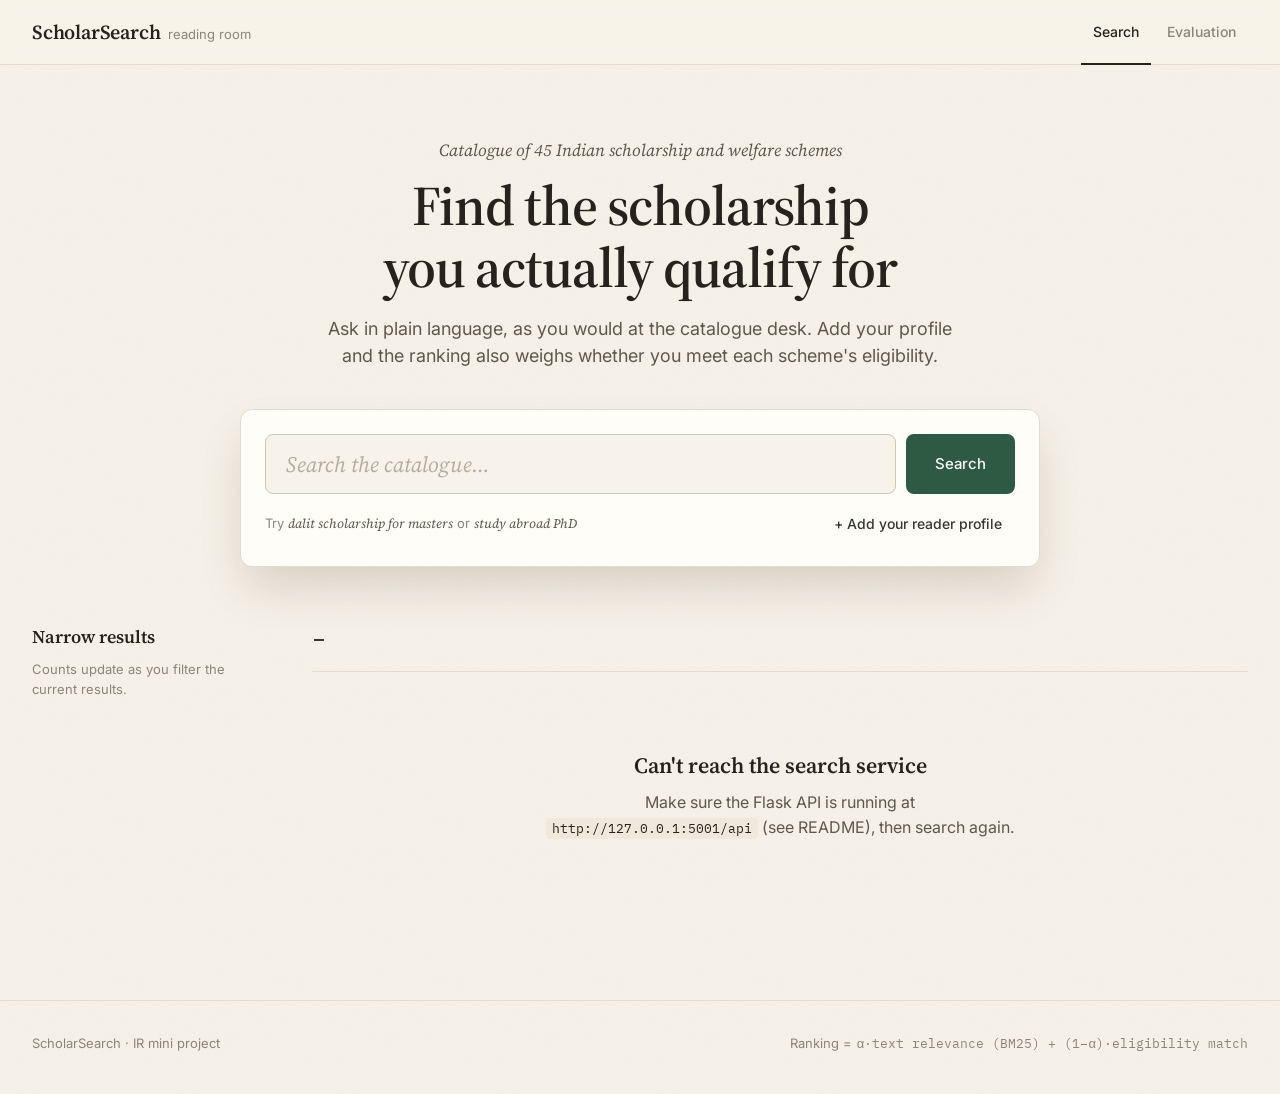
<file: frontend/index.html>
<!DOCTYPE html>
<html lang="en">
<head>
<meta charset="UTF-8" />
<meta name="viewport" content="width=device-width, initial-scale=1.0" />
<title>ScholarSearch — Find the scholarship you actually qualify for</title>
<meta name="description" content="Search Indian government and private scholarships in plain language, ranked by text relevance and by how well you meet each scheme's eligibility." />
<link rel="icon" href="data:image/svg+xml,%3Csvg xmlns='http://www.w3.org/2000/svg' viewBox='0 0 32 32'%3E%3Crect width='32' height='32' rx='6' fill='%232E5A44'/%3E%3Ctext x='16' y='23' text-anchor='middle' font-family='Georgia,serif' font-size='20' font-weight='600' fill='%23FBF9F4'%3ES%3C/text%3E%3C/svg%3E" />
<link rel="preconnect" href="https://fonts.googleapis.com">
<link rel="preconnect" href="https://fonts.gstatic.com" crossorigin>
<link href="https://fonts.googleapis.com/css2?family=Source+Serif+4:ital,opsz,wght@0,8..60,400;0,8..60,600;1,8..60,400&family=Inter:wght@400;500;600;800&family=IBM+Plex+Mono:wght@400;500&family=Special+Elite&display=swap" rel="stylesheet">
<link rel="stylesheet" href="styles.css">
<style>
  /* ---------- Catalog desk (search) ---------- */
  .desk {
    max-width: 800px;
    margin: 0 auto;
    padding: 24px;
    box-shadow: var(--e3);
  }
  .search-row { display: flex; gap: 10px; }
  .search-input {
    flex: 1;
    min-width: 0;
    height: 60px;
    padding: 0 20px;
    font-family: var(--font-serif);
    font-size: 22px;
    color: var(--ink);
    background: var(--paper);
    border: 1px solid var(--hairline-strong);
    border-radius: var(--r-md);
    transition: border-color var(--ease), box-shadow var(--ease);
  }
  .search-input::placeholder { color: var(--muted); font-style: italic; }
  .search-input:focus {
    outline: none;
    border-color: var(--accent);
    box-shadow: 0 0 0 1px var(--accent);
  }
  .search-row .btn { min-height: 60px; padding: 0 28px; font-size: 15px; }

  .desk-foot {
    display: flex;
    justify-content: space-between;
    align-items: center;
    gap: 8px 16px;
    flex-wrap: wrap;
    margin-top: 12px;
  }
  .desk-hint { font-size: 13px; color: var(--stone); margin: 0; }
  .desk-hint em { font-family: var(--font-serif); color: var(--slate); }

  .profile-panel {
    margin-top: 16px;
    padding-top: 16px;
    border-top: 1px solid var(--hairline-soft);
    display: grid;
    grid-template-columns: repeat(auto-fit, minmax(150px, 1fr));
    gap: 12px;
  }
  .profile-panel[hidden] { display: none; }
  .profile-note {
    grid-column: 1 / -1;
    font-size: 13px;
    color: var(--slate);
    margin: 0 0 4px;
  }
  .field label {
    display: block;
    font-size: 13px;
    font-weight: 500;
    color: var(--slate);
    margin-bottom: 4px;
  }
  .field select, .field input {
    width: 100%;
    height: 44px;
    padding: 0 12px;
    border: 1px solid var(--hairline-strong);
    border-radius: var(--r-md);
    font-family: var(--font-sans);
    font-size: 14px;
    color: var(--ink);
    background: var(--card);
  }
  .field select:focus, .field input:focus { outline: none; border-color: var(--accent); box-shadow: 0 0 0 1px var(--accent); }

  /* ---------- Results layout ---------- */
  .stacks {
    display: grid;
    grid-template-columns: 240px minmax(0, 1fr);
    gap: 40px;
    padding-block: 56px 96px;
    align-items: start;
  }

  /* Facets */
  .facets { position: sticky; top: 88px; }
  .facets-toggle { display: none; }
  .facets-head {
    display: flex;
    justify-content: space-between;
    align-items: baseline;
    margin-bottom: 8px;
  }
  .facets-head h2 { font-size: 18px; margin: 0; }
  .clear-btn {
    background: none;
    border: none;
    padding: 4px 0;
    font-family: var(--font-sans);
    font-size: 13px;
    font-weight: 500;
    color: var(--accent);
    cursor: pointer;
  }
  .clear-btn:hover { text-decoration: underline; text-underline-offset: 3px; }
  .clear-btn[hidden] { display: none; }
  .facet-scope { font-size: 13px; color: var(--stone); margin: 0 0 16px; }
  .facet-group { border: none; padding: 0; margin: 0 0 20px; }
  .facet-group legend {
    font-size: 13px;
    font-weight: 600;
    color: var(--charcoal);
    padding: 0;
    margin-bottom: 6px;
  }
  .facet-option {
    display: flex;
    align-items: center;
    gap: 10px;
    padding: 5px 6px;
    margin: 0 -6px;
    border-radius: var(--r-sm);
    font-size: 14px;
    color: var(--charcoal);
    cursor: pointer;
    transition: background-color var(--ease);
  }
  .facet-option:hover { background: var(--surface); }
  .facet-option input {
    width: 16px;
    height: 16px;
    margin: 0;
    accent-color: var(--accent);
    flex-shrink: 0;
  }
  .facet-option .facet-label { flex: 1; min-width: 0; }
  .facet-option .facet-count {
    font-family: var(--font-mono);
    font-variant-numeric: tabular-nums;
    font-size: 12px;
    color: var(--stone);
  }
  .facet-option.is-empty { color: var(--muted); cursor: default; }
  .facet-option.is-empty:hover { background: none; }
  .facet-option.is-empty .facet-count { color: var(--muted); }

  /* Results meta */
  .results-meta {
    display: flex;
    justify-content: space-between;
    align-items: baseline;
    gap: 4px 16px;
    flex-wrap: wrap;
    padding-bottom: 12px;
    margin-bottom: 20px;
    border-bottom: 1px solid var(--hairline);
    font-size: 14px;
    color: var(--slate);
  }
  .results-meta strong { color: var(--ink); font-weight: 600; }
  .ranking-mode { font-size: 13px; color: var(--stone); }
  .ranking-mode .mono { color: var(--slate); }

  /* Typewritten echo of the query */
  .echo {
    margin: 0 0 10px;
    font-family: 'Special Elite', var(--font-mono);
    font-size: 19px;
    line-height: 1.4;
    color: var(--charcoal);
    min-height: 1.4em;
    overflow-wrap: anywhere;
  }
  .echo-label { color: var(--stone); }
  .echo-caret {
    display: inline-block;
    width: 0.55em;
    height: 2px;
    margin-left: 2px;
    background: var(--charcoal);
    vertical-align: -2px;
    animation: caret 900ms steps(1) infinite;
  }
  .echo.is-done .echo-caret { animation: caret 900ms steps(1) 3 forwards; }
  @keyframes caret { 50% { opacity: 0; } }
  .stamp-hint { font-size: 13px; color: var(--stone); margin: -8px 0 20px; }
  .stamp-hint[hidden] { display: none; }

  /* ---------- Index cards (applications on the desk) ---------- */
  .index-card {
    position: relative;
    padding: 20px 24px 16px;
    margin-bottom: 18px;
    border-top-right-radius: 0;
    background-image: url("data:image/svg+xml,%3Csvg xmlns='http://www.w3.org/2000/svg' width='120' height='120'%3E%3Cfilter id='n'%3E%3CfeTurbulence type='fractalNoise' baseFrequency='1.1' numOctaves='2' stitchTiles='stitch'/%3E%3CfeColorMatrix values='0 0 0 0 0.4 0 0 0 0 0.32 0 0 0 0 0.2 0 0 0 0.05 0'/%3E%3C/filter%3E%3Crect width='100%25' height='100%25' filter='url(%23n)'/%3E%3C/svg%3E");
    box-shadow: var(--e1);
    transition: border-color var(--ease);
  }
  .index-card:hover { border-color: var(--hairline-strong); }

  /* Dog-eared corner: ::before cuts the corner back to the desk, ::after is the fold */
  .index-card::before,
  .index-card::after {
    content: '';
    position: absolute;
    top: -1px;
    right: -1px;
    width: 28px;
    height: 28px;
    pointer-events: none;
  }
  .index-card::before { background: linear-gradient(225deg, var(--paper) 50%, transparent 50%); }
  .index-card::after {
    background: linear-gradient(225deg, transparent 50%, #E2D8C3 50%, #F1EADC 85%);
    border-bottom-left-radius: 4px;
    filter: drop-shadow(-1px 2px 1.5px rgba(60, 45, 20, 0.16));
  }
  .index-card.is-loading::before, .index-card.is-loading::after { display: none; }
  .card-top {
    display: flex;
    justify-content: space-between;
    align-items: flex-start;
    gap: 16px;
    padding-bottom: 12px;
    margin-bottom: 14px;
    border-bottom: 1px solid var(--accent);
  }
  .call-number {
    display: inline-block;
    font-family: var(--font-mono);
    font-size: 12px;
    letter-spacing: 0.04em;
    color: var(--charcoal);
    background: var(--surface-soft);
    border: 1px solid var(--hairline);
    border-radius: var(--r-xs);
    padding: 2px 8px;
    margin-bottom: 10px;
  }
  .card-title { font-size: 22px; line-height: 1.3; margin: 0 0 2px; }
  .card-provider { font-size: 14px; color: var(--slate); margin: 0; }

  /* Wax seal: hybrid score, embossed */
  .seal-wrap { flex-shrink: 0; text-align: center; margin: 4px 14px 0 0; }
  .seal {
    position: relative;
    width: 66px;
    height: 66px;
    display: grid;
    place-items: center;
    border-radius: 50% 46% 52% 48% / 47% 53% 46% 52%;
    background:
      radial-gradient(circle at 34% 28%, rgba(255, 255, 255, 0.18) 0 12%, transparent 30%),
      radial-gradient(circle at 50% 50%, #3A6E53 0%, #2E5A44 55%, #1E3E2E 100%);
    box-shadow:
      inset 0 -3px 6px rgba(0, 0, 0, 0.28),
      inset 0 2px 3px rgba(255, 255, 255, 0.12),
      0 2px 3px rgba(40, 30, 15, 0.28),
      0 0 0 3px rgba(46, 90, 68, 0.12);
  }
  .seal::before {
    content: '';
    position: absolute;
    inset: 7px;
    border-radius: 50%;
    border: 1.5px solid rgba(0, 0, 0, 0.22);
    box-shadow: 0 1px 0 rgba(255, 255, 255, 0.12), inset 0 1px 0 rgba(255, 255, 255, 0.1);
  }
  .seal-num {
    position: relative;
    font-family: var(--font-serif);
    font-weight: 600;
    font-size: 22px;
    line-height: 1;
    color: #8FBFA3;
    text-shadow: -1px -1px 0 rgba(0, 0, 0, 0.55), 1px 1px 0 rgba(255, 255, 255, 0.28);
    font-variant-numeric: tabular-nums;
  }
  .seal-num small { font-size: 11px; margin-left: 1px; }
  .seal-label { display: block; margin-top: 4px; font-size: 11px; font-weight: 500; color: var(--stone); }

  /* Rubber stamp: decision from the real eligibility score */
  .card-body { position: relative; }
  .rubber-stamp {
    --stamp: var(--accent);
    position: absolute;
    top: 50%;
    margin-top: -24px;
    right: calc(28px + var(--dx, 0px));
    z-index: 2;
    pointer-events: none;
    padding: 7px 16px 6px;
    border: 3px solid var(--stamp);
    border-radius: 7px;
    outline: 1.5px solid var(--stamp);
    outline-offset: 3px;
    color: var(--stamp);
    font-family: var(--font-sans);
    font-weight: 800;
    font-size: 22px;
    line-height: 1;
    letter-spacing: 0.14em;
    text-transform: uppercase;
    transform: rotate(var(--rot, -6deg));
    filter: url(#stamp-ink);
    mix-blend-mode: multiply;
    opacity: 0.88;
  }
  .rubber-stamp.is-partial { --stamp: var(--warning); }
  .rubber-stamp.is-ineligible { --stamp: var(--error); }

  .index-card .card-top, .index-card .card-desc, .index-card .chips, .index-card .card-foot, .index-card .why { transition: opacity 400ms ease; }
  .index-card.is-ineligible :is(.card-top, .card-desc, .chips, .card-foot, .why) { opacity: 0.55; }

  /* Stamp-office motion (only applied when motion is allowed, see JS) */
  .await-land, .await-stamp { opacity: 0; }
  .index-card.land { animation: land 520ms cubic-bezier(0.2, 0.8, 0.25, 1) both; }
  @keyframes land {
    from { opacity: 0; transform: translate(var(--lx, 0px), -32px) rotate(var(--lr, 2deg)); }
    60%  { opacity: 1; transform: translate(0, 2px) rotate(calc(var(--lr, 2deg) * -0.25)); }
    to   { opacity: 1; transform: none; }
  }
  .rubber-stamp.press { animation: press 420ms cubic-bezier(0.3, 0.7, 0.4, 1) both; }
  @keyframes press {
    0%   { opacity: 0;    transform: rotate(var(--rot)) scale(2.4); }
    55%  { opacity: 0.92; transform: rotate(var(--rot)) scale(0.9); }
    78%  { transform: rotate(var(--rot)) scale(1.05); }
    100% { opacity: 0.88; transform: rotate(var(--rot)) scale(1); }
  }
  .index-card.thump { animation: thump 220ms ease-out; }
  @keyframes thump {
    40% { transform: translateY(2px) scale(0.996); }
  }
  @media (prefers-reduced-motion: reduce) {
    .await-land, .await-stamp { opacity: 1 !important; }
    .index-card.land, .rubber-stamp.press, .index-card.thump { animation: none !important; }
    .echo-caret { animation: none; }
  }

  .card-desc { font-size: 15px; color: var(--charcoal); margin: 0 0 14px; max-width: 72ch; }
  .card-desc mark {
    background: var(--accent-tint);
    color: var(--ink);
    padding: 0 2px;
    border-radius: 2px;
    box-shadow: inset 0 -1px 0 var(--accent);
  }

  .chips { display: flex; flex-wrap: wrap; gap: 6px; margin-bottom: 14px; }
  .chip {
    font-size: 12px;
    font-weight: 500;
    padding: 2px 8px;
    border-radius: var(--r-xs);
    background: var(--surface);
    color: var(--slate);
  }
  .chip.chip-accent { background: var(--accent-tint); color: var(--accent); }

  .card-foot {
    display: flex;
    justify-content: space-between;
    align-items: center;
    gap: 8px 16px;
    flex-wrap: wrap;
    padding-top: 12px;
    border-top: 1px dashed var(--hairline);
  }
  .benefit { font-family: var(--font-mono); font-size: 13px; color: var(--charcoal); }
  .card-actions { display: flex; align-items: center; gap: 8px 16px; flex-wrap: wrap; }
  .why-toggle .chev { display: inline-block; transition: transform var(--ease); }
  .why-toggle[aria-expanded="true"] .chev { transform: rotate(90deg); }

  /* "Why this result?" */
  .why {
    margin-top: 14px;
    padding: 16px;
    background: var(--surface-soft);
    border-radius: var(--r-md);
  }
  .why[hidden] { display: none; }
  .why-row {
    display: grid;
    grid-template-columns: 200px minmax(0, 1fr) 52px;
    align-items: center;
    gap: 12px;
    margin-bottom: 10px;
    font-size: 13px;
    color: var(--charcoal);
  }
  .why-row .why-label small { display: block; color: var(--stone); font-size: 12px; }
  .why-track { display: block; height: 8px; background: var(--hairline-soft); border-radius: var(--r-xs); overflow: hidden; }
  .why-fill { display: block; height: 100%; background: var(--slate); border-radius: var(--r-xs); }
  .why-row.is-final .why-fill { background: var(--accent); }
  .why-row.is-final { font-weight: 600; color: var(--ink); }
  .why-row.is-na .why-track { background: repeating-linear-gradient(-45deg, var(--hairline-soft) 0 4px, transparent 4px 8px); }
  .why-value { font-family: var(--font-mono); font-variant-numeric: tabular-nums; text-align: right; }
  .why-row.is-na .why-value { color: var(--stone); }
  .why-formula {
    margin: 12px 0 0;
    padding-top: 10px;
    border-top: 1px solid var(--hairline);
    font-size: 12.5px;
    color: var(--slate);
  }
  .why-formula .mono { color: var(--charcoal); }

  /* Skeleton card */
  .index-card.is-loading .card-top { border-bottom-color: var(--hairline); }
  .sk-line { height: 12px; margin-bottom: 10px; }

  @media (max-width: 1023px) {
    .stacks { grid-template-columns: 1fr; gap: 24px; padding-block-start: 40px; }
    .facets { position: static; }
    .facets-toggle { display: inline-flex; width: 100%; justify-content: space-between; }
    .facets-body {
      margin-top: 12px;
      padding: 16px;
      background: var(--card);
      border: 1px solid var(--hairline);
      border-radius: var(--r-lg);
      display: grid;
      grid-template-columns: repeat(auto-fit, minmax(180px, 1fr));
      gap: 0 24px;
    }
    .facets-body[hidden] { display: none; }
    .facets-body .facets-head, .facets-body .facet-scope { grid-column: 1 / -1; }
  }
  @media (max-width: 767px) {
    .desk { padding: 16px; }
    .search-input { height: 52px; font-size: 18px; padding: 0 14px; }
    .search-row .btn { min-height: 52px; padding: 0 18px; }
    .index-card { padding: 16px 16px 12px; }
    .card-title { font-size: 19px; }
    .seal-wrap { margin-right: 10px; }
    .seal { width: 54px; height: 54px; }
    .seal::before { inset: 6px; }
    .seal-num { font-size: 18px; }
    /* No spare column on phones: the stamp gets its own row instead of covering text */
    .card-body { display: flex; flex-direction: column; }
    .rubber-stamp {
      position: relative;
      top: auto;
      right: auto;
      align-self: flex-end;
      margin: 0 calc(10px + var(--dx, 0px) / 2) 16px 0;
      font-size: 16px;
      padding: 6px 11px 5px;
      border-width: 2.5px;
    }
    .echo { font-size: 16px; }
    .why-row { grid-template-columns: minmax(0, 1fr) 52px; gap: 4px 12px; }
    .why-row .why-label { grid-column: 1 / -1; }
  }
</style>
</head>
<body>
<a class="skip-link" href="#results">Skip to results</a>

<!-- Rubber-stamp ink: warped edges + speckled, uneven fill -->
<svg width="0" height="0" style="position:absolute" aria-hidden="true" focusable="false">
  <filter id="stamp-ink" x="-10%" y="-20%" width="120%" height="140%">
    <feTurbulence type="fractalNoise" baseFrequency="0.05" numOctaves="2" seed="7" result="warp" />
    <feDisplacementMap in="SourceGraphic" in2="warp" scale="3.5" xChannelSelector="R" yChannelSelector="G" result="rough" />
    <feTurbulence type="fractalNoise" baseFrequency="0.75" numOctaves="2" seed="3" result="grain" />
    <feColorMatrix in="grain" type="matrix" values="0 0 0 0 0  0 0 0 0 0  0 0 0 0 0  0 0 0 -2.4 2.15" result="speckle" />
    <feComposite in="rough" in2="speckle" operator="in" />
  </filter>
</svg>

<nav class="topnav" aria-label="Main">
  <div class="container">
    <a class="wordmark" href="index.html">ScholarSearch <span class="wordmark-note">reading room</span></a>
    <div class="navlinks">
      <a href="index.html" aria-current="page">Search</a>
      <a href="evaluation.html">Evaluation</a>
    </div>
  </div>
</nav>

<header class="container page-head">
  <p class="kicker">Catalogue of 45 Indian scholarship and welfare schemes</p>
  <h1 class="display">Find the scholarship you actually qualify for</h1>
  <p class="subtitle">Ask in plain language, as you would at the catalogue desk. Add your profile and the ranking also weighs whether you meet each scheme's eligibility.</p>
</header>

<section class="container" aria-label="Search">
  <div class="card desk">
    <form class="search-row" id="searchForm" role="search">
      <label for="queryInput" class="visually-hidden">Search the catalogue</label>
      <input class="search-input" type="text" id="queryInput" autocomplete="off" placeholder="Search the catalogue…" />
      <button class="btn btn-primary" id="searchBtn" type="submit">Search</button>
    </form>
    <div class="desk-foot">
      <p class="desk-hint">Try <em>dalit scholarship for masters</em> or <em>study abroad PhD</em></p>
      <button class="btn btn-ghost" id="toggleProfile" type="button" aria-expanded="false" aria-controls="profilePanel">+ Add your reader profile</button>
    </div>
    <div class="profile-panel" id="profilePanel" hidden>
      <p class="profile-note">Your profile re-ranks results by eligibility. Schemes restricted to a different gender or category score 0%.</p>
      <div class="field">
        <label for="p_category">Category</label>
        <select id="p_category">
          <option value="">Any</option>
          <option>General</option><option>OBC</option><option>SC</option><option>ST</option>
          <option>EWS</option><option>Minority</option><option>PWD</option>
        </select>
      </div>
      <div class="field">
        <label for="p_gender">Gender</label>
        <select id="p_gender">
          <option value="">Any</option><option>Female</option><option>Male</option>
        </select>
      </div>
      <div class="field">
        <label for="p_state">State</label>
        <select id="p_state">
          <option value="">Any</option><option>Maharashtra</option><option>All India</option>
        </select>
      </div>
      <div class="field">
        <label for="p_level">Level</label>
        <select id="p_level">
          <option value="">Any</option><option>School</option><option>UG</option><option>PG</option>
          <option>PhD</option><option>Diploma</option><option>Study Abroad</option>
        </select>
      </div>
      <div class="field">
        <label for="p_income">Family income (₹/yr)</label>
        <input type="number" id="p_income" inputmode="numeric" placeholder="e.g. 250000" />
      </div>
      <div class="field">
        <label for="p_percentage">Marks (%)</label>
        <input type="number" id="p_percentage" inputmode="decimal" placeholder="e.g. 75" />
      </div>
    </div>
  </div>
</section>

<main class="container stacks">
  <aside class="facets" aria-label="Filter results">
    <button class="btn btn-secondary facets-toggle" id="facetsToggle" type="button" aria-expanded="false" aria-controls="facetsBody">
      <span>Filter results</span><span id="facetsToggleCount" class="mono"></span>
    </button>
    <div class="facets-body" id="facetsBody">
      <div class="facets-head">
        <h2>Narrow results</h2>
        <button class="clear-btn" id="clearFacets" type="button" hidden>Clear all</button>
      </div>
      <p class="facet-scope">Counts update as you filter the current results.</p>
      <div id="facetGroups"></div>
    </div>
  </aside>

  <section aria-labelledby="resultsHeading">
    <h2 id="resultsHeading" class="visually-hidden">Results</h2>
    <p class="echo" id="echo"><span class="visually-hidden" id="echoFull"></span><span aria-hidden="true"><span class="echo-label" id="echoLabel"></span><span id="echoTyped"></span><span class="echo-caret"></span></span></p>
    <div class="results-meta" aria-live="polite">
      <span id="resultCount">Loading…</span>
      <span class="ranking-mode" id="rankingMode"></span>
    </div>
    <p class="stamp-hint" id="stampHint" hidden>Add your reader profile and each application gets stamped with your eligibility.</p>
    <div id="results" tabindex="-1"></div>
  </section>
</main>

<footer class="site-footer">
  <div class="container">
    <span>ScholarSearch · IR mini project</span>
    <span>Ranking = <span class="mono">α·text relevance (BM25) + (1−α)·eligibility match</span></span>
  </div>
</footer>

<script>
const API_BASE = 'http://127.0.0.1:5001/api';

const el = id => document.getElementById(id);
const resultsEl = el('results');
const resultCountEl = el('resultCount');
const rankingModeEl = el('rankingMode');

let lastData = null;
const activeFacets = { category: new Set(), level: new Set(), gender: new Set(), state: new Set() };

// ---------- helpers ----------
function escapeHtml(s) {
  return String(s ?? '').replace(/[&<>"']/g, c => ({ '&': '&amp;', '<': '&lt;', '>': '&gt;', '"': '&quot;', "'": '&#39;' }[c]));
}

const STOPWORDS = new Set('a an and are as at be by for from in into is of on or the to with my i me am who students student'.split(' '));

// Same normalisation as the backend's preprocess_query(): strip punctuation, lowercase.
function queryTerms(query) {
  return [...new Set(
    query.toLowerCase().replace(/[^\w\s]/g, ' ').split(/\s+/)
      .filter(t => t.length > 1 && !STOPWORDS.has(t))
  )];
}

// Whole-word matches only, mirroring how FTS5 tokens match (no stemming).
function highlight(text, terms) {
  const safe = escapeHtml(text);
  if (!terms.length) return safe;
  const pattern = new RegExp(`\\b(${terms.map(t => t.replace(/[.*+?^${}()|[\]\\]/g, '\\$&')).join('|')})\\b`, 'gi');
  return safe.replace(pattern, '<mark>$1</mark>');
}

// ---------- call numbers ----------
const CAT_CODES = { general: 'GEN', ews: 'EWS', minority: 'MIN', obc: 'OBC', pwd: 'PWD', sc: 'SC', st: 'ST' };
function levelCode(level) {
  const l = (level || '').toLowerCase();
  if (l.includes('abroad')) return 'ABR';
  if (/^school/.test(l)) return 'SCH';
  if (/^post-matric/.test(l)) return 'PMS';
  if (/^m\.phil|^phd/.test(l)) return 'PHD';
  if (/^pg/.test(l)) return 'PG';
  if (/^diploma/.test(l)) return 'DIP';
  if (/^professional/.test(l)) return 'PRF';
  if (/^ug/.test(l)) return 'UG';
  return 'GEN';
}
function callNumber(s) {
  const cat = splitList(s.category).map(c => CAT_CODES[c.toLowerCase()] || c.toUpperCase()).join('/');
  return `${cat} ${levelCode(s.level)} · ${String(s.scheme_id).padStart(3, '0')}`;
}

// ---------- facets (client-side, over the current results only) ----------
function splitList(v) { return String(v || '').split(/[\/,]/).map(x => x.trim()).filter(Boolean); }

const LEVEL_BUCKETS = [
  ['School', /school|class/i],
  ['Post-matric', /post-matric/i],
  ['Diploma', /diploma/i],
  ['Undergraduate', /\bug\b/i],
  ['Postgraduate', /\bpg\b|masters/i],
  ['PhD / research', /phd|m\.phil/i],
  ['Professional', /professional/i],
  ['Study abroad', /abroad/i],
];

const FACETS = [
  { key: 'category', label: 'Category', values: s => splitList(s.category) },
  { key: 'level', label: 'Level', values: s => LEVEL_BUCKETS.filter(([, re]) => re.test(s.level || '')).map(([name]) => name) },
  { key: 'gender', label: 'Open to', values: s => [s.gender === 'Female' ? 'Women only' : 'All genders'] },
  { key: 'state', label: 'Region', values: s => [s.state || 'Unspecified'] },
];

function passes(s, exceptKey) {
  return FACETS.every(f => {
    if (f.key === exceptKey) return true;
    const sel = activeFacets[f.key];
    return sel.size === 0 || f.values(s).some(v => sel.has(v));
  });
}

function renderFacets(results) {
  const groupsHtml = FACETS.map(f => {
    const counts = new Map();
    // Every value present in the full result set, so options don't vanish as you filter
    results.forEach(s => f.values(s).forEach(v => { if (!counts.has(v)) counts.set(v, 0); }));
    results.filter(s => passes(s, f.key)).forEach(s => f.values(s).forEach(v => counts.set(v, counts.get(v) + 1)));
    activeFacets[f.key].forEach(v => { if (!counts.has(v)) counts.set(v, 0); });
    if (!counts.size) return '';
    const order = f.key === 'level' ? LEVEL_BUCKETS.map(([n]) => n) : null;
    const entries = [...counts.entries()].sort((a, b) =>
      order ? order.indexOf(a[0]) - order.indexOf(b[0]) : (b[1] - a[1]) || a[0].localeCompare(b[0]));
    return `
      <fieldset class="facet-group">
        <legend>${f.label}</legend>
        ${entries.map(([v, n]) => {
          const checked = activeFacets[f.key].has(v);
          const empty = n === 0 && !checked;
          return `
            <label class="facet-option${empty ? ' is-empty' : ''}">
              <input type="checkbox" data-facet="${f.key}" value="${escapeHtml(v)}"${checked ? ' checked' : ''}${empty ? ' disabled' : ''}>
              <span class="facet-label">${escapeHtml(v)}</span>
              <span class="facet-count">${n}</span>
            </label>`;
        }).join('')}
      </fieldset>`;
  }).join('');
  el('facetGroups').innerHTML = groupsHtml;

  const activeCount = Object.values(activeFacets).reduce((n, set) => n + set.size, 0);
  el('clearFacets').hidden = activeCount === 0;
  el('facetsToggleCount').textContent = activeCount ? `${activeCount} active` : '';
}

el('facetGroups').addEventListener('change', e => {
  const box = e.target.closest('input[data-facet]');
  if (!box) return;
  const set = activeFacets[box.dataset.facet];
  box.checked ? set.add(box.value) : set.delete(box.value);
  if (lastData) renderResults(lastData);
});

el('clearFacets').addEventListener('click', () => {
  Object.values(activeFacets).forEach(set => set.clear());
  if (lastData) renderResults(lastData);
});

el('facetsToggle').addEventListener('click', () => {
  const body = el('facetsBody');
  body.hidden = !body.hidden;
  el('facetsToggle').setAttribute('aria-expanded', String(!body.hidden));
});

// Facets start collapsed on narrow screens, open on wide ones
const narrowMq = window.matchMedia('(max-width: 1023px)');
function syncFacetsLayout() {
  el('facetsBody').hidden = narrowMq.matches && el('facetsToggle').getAttribute('aria-expanded') !== 'true';
}
narrowMq.addEventListener('change', syncFacetsLayout);
syncFacetsLayout();

// ---------- profile ----------
el('toggleProfile').addEventListener('click', () => {
  const panel = el('profilePanel');
  panel.hidden = !panel.hidden;
  el('toggleProfile').setAttribute('aria-expanded', String(!panel.hidden));
  el('toggleProfile').textContent = panel.hidden ? '+ Add your reader profile' : '− Hide profile';
});

function getProfile() {
  const profile = {};
  const cat = el('p_category').value; if (cat) profile.category = cat;
  const gender = el('p_gender').value; if (gender) profile.gender = gender;
  const state = el('p_state').value; if (state) profile.state = state;
  const level = el('p_level').value; if (level) profile.level = level;
  const income = el('p_income').value; if (income) profile.income = parseInt(income, 10);
  const pct = el('p_percentage').value; if (pct) profile.percentage = parseFloat(pct);
  return profile;
}

// ---------- rendering ----------
const fmt = v => Number(v).toFixed(3);

function whyRow(label, sub, value, { na = false, final = false } = {}) {
  const width = na ? 100 : Math.max(0, Math.min(1, value)) * 100;
  return `
    <div class="why-row${na ? ' is-na' : ''}${final ? ' is-final' : ''}">
      <span class="why-label">${label}${sub ? `<small>${sub}</small>` : ''}</span>
      <span class="why-track"><span class="why-fill" style="width:${na ? 0 : width}%"></span></span>
      <span class="why-value">${na ? 'n/a' : fmt(value)}</span>
    </div>`;
}

function whyPanel(s, data, id) {
  const textNa = !data.query;
  const eligNa = !data.profile_applied;
  const disqualified = data.profile_applied && s.eligibility_score === 0;
  const a = data.alpha;
  let formula;
  if (disqualified) {
    formula = `Your profile is outside this scheme's gender or category restriction, so the hybrid score is set to <span class="mono">0</span> regardless of text relevance.`;
  } else if (textNa && eligNa) {
    formula = `No query or profile given, so every scheme gets the same neutral score.`;
  } else {
    formula = `Hybrid = <span class="mono">${a}</span> × text + <span class="mono">${+(1 - a).toFixed(2)}</span> × eligibility` +
      (textNa ? ` (no query, so text is a neutral 0.5)` : '') +
      (eligNa ? ` (no profile, so eligibility doesn't count)` : '');
  }
  return `
    <div class="why" id="${id}" hidden>
      ${whyRow('Text relevance', 'BM25, normalised within these results', s.text_score, { na: textNa })}
      ${whyRow('Eligibility match', 'Your profile vs. the scheme’s rules', s.eligibility_score, { na: eligNa })}
      ${whyRow('Hybrid score', 'What the ranking uses', s.match_score, { final: true })}
      <p class="why-formula">${formula}</p>
    </div>`;
}

// ---------- stamp office ----------
// The decision comes only from the eligibility_score the API returned.
// No profile means no eligibility was judged, so no stamp at all.
const SOFT_FIELDS = ['state', 'level', 'income', 'percentage'];
function stampDecision(s, data, profile) {
  if (!data.profile_applied) return null;
  const e = s.eligibility_score;
  if (e === 0) return 'ineligible';
  if (e === 1) return 'eligible';
  // eligibility_match() returns a neutral 0.5 when the profile gives only
  // gender/category (the hard checks) and the scheme passed them.
  const softGiven = SOFT_FIELDS.some(f => profile && profile[f] !== undefined);
  if (e === 0.5 && !softGiven) return 'eligible';
  return 'partial';
}

// Stable pseudo-random per scheme, so a card keeps its tilt across re-renders
function jitter(id, salt) {
  const x = Math.sin(id * 12.9898 + salt * 78.233) * 43758.5453;
  return x - Math.floor(x);
}

function sealHtml(s) {
  const pct = Math.round(s.match_score * 100);
  return `
    <div class="seal-wrap">
      <div class="seal" role="img" aria-label="Hybrid score ${pct} percent">
        <span class="seal-num">${pct}<small>%</small></span>
      </div>
      <span class="seal-label">hybrid</span>
    </div>`;
}

function rubberStampHtml(decision, s) {
  if (!decision) return '';
  const label = { eligible: 'Eligible', partial: 'Partial', ineligible: 'Ineligible' }[decision];
  return `<div class="rubber-stamp is-${decision}" role="img" aria-label="Stamped ${label}, eligibility ${fmt(s.eligibility_score)}" title="Eligibility match ${fmt(s.eligibility_score)}">${label}</div>`;
}

const reduceMotion = window.matchMedia('(prefers-reduced-motion: reduce)');
const LAND_MS = 520, LAND_GAP = 90, STAMP_GAP = 260, IMPACT_MS = 230;
let animTimers = [];
let animObserver = null;

function later(fn, ms) { animTimers.push(setTimeout(fn, Math.max(0, ms))); }
function cancelAnimations() {
  animTimers.forEach(clearTimeout);
  animTimers = [];
  if (animObserver) { animObserver.disconnect(); animObserver = null; }
}

function settleCard(card) {
  card.classList.remove('await-land', 'land', 'thump');
  card.querySelector('.rubber-stamp')?.classList.remove('await-stamp', 'press');
  if (card.dataset.decision === 'ineligible') card.classList.add('is-ineligible');
}

function landCard(card) {
  card.classList.remove('await-land');
  card.classList.add('land');
  later(() => card.classList.remove('land'), LAND_MS + 20);
}

function pressStamp(card) {
  const st = card.querySelector('.rubber-stamp');
  if (!st) return;
  st.classList.remove('await-stamp');
  st.classList.add('press');
  later(() => {
    card.classList.add('thump');
    if (card.dataset.decision === 'ineligible') card.classList.add('is-ineligible');
  }, IMPACT_MS);
  later(() => card.classList.remove('thump'), IMPACT_MS + 240);
}

// Cards land one by one as they come into view; once a batch has landed,
// the stamps press down on each card in order.
function playStampOffice() {
  const cards = [...resultsEl.querySelectorAll('.index-card')];
  if (reduceMotion.matches) { cards.forEach(settleCard); return; }

  cards.forEach(c => {
    c.classList.add('await-land');
    c.querySelector('.rubber-stamp')?.classList.add('await-stamp');
  });
  let nextLand = performance.now();
  let nextStamp = 0;

  animObserver = new IntersectionObserver(entries => {
    const now = performance.now();
    const entering = entries.filter(e => e.isIntersecting).map(e => e.target)
      .sort((a, b) => cards.indexOf(a) - cards.indexOf(b));
    if (!entering.length) return;
    entering.forEach(c => animObserver.unobserve(c));

    let t = Math.max(now, nextLand);
    const landAt = entering.map(() => { const at = t; t += LAND_GAP; return at; });
    nextLand = t;
    let s = Math.max(landAt[landAt.length - 1] + LAND_MS + 60, nextStamp);

    entering.forEach((card, i) => {
      later(() => landCard(card), landAt[i] - now);
      if (card.querySelector('.rubber-stamp')) {
        later(() => pressStamp(card), s - now);
        s += STAMP_GAP;
      }
    });
    nextStamp = s;
  }, { threshold: 0.1 });

  cards.forEach(c => animObserver.observe(c));
}

// Typewriter echo of the query above the results
function typeEcho(query) {
  const echo = el('echo');
  const label = 'Filed under: ';
  const text = query ? `“${query}”` : 'the full catalogue';
  el('echoFull').textContent = label + text;
  el('echoLabel').textContent = label;
  echo.classList.remove('is-done');
  if (reduceMotion.matches) {
    el('echoTyped').textContent = text;
    echo.classList.add('is-done');
    return;
  }
  el('echoTyped').textContent = '';
  [...text].forEach((ch, i) => later(() => {
    el('echoTyped').textContent += ch;
    if (i === text.length - 1) echo.classList.add('is-done');
  }, 30 + i * 38 + (ch === ' ' ? 30 : 0)));
}

let lastProfile = {};

function renderResults(data, { animate = false, profile = lastProfile } = {}) {
  cancelAnimations();
  lastData = data;
  lastProfile = profile;
  const all = data.results;
  renderFacets(all);
  const shown = all.filter(s => passes(s));
  if (animate) {
    typeEcho(data.query || '');
  } else if (el('echoFull').textContent) {
    // A filter change cancelled the typewriter: finish the line instantly
    el('echoTyped').textContent = el('echoFull').textContent.slice(el('echoLabel').textContent.length);
    el('echo').classList.add('is-done');
  }
  el('stampHint').hidden = data.profile_applied || all.length === 0;

  resultCountEl.innerHTML = shown.length === all.length
    ? `<strong>${all.length}</strong> ${all.length === 1 ? 'scheme' : 'schemes'}`
    : `Showing <strong>${shown.length}</strong> of ${all.length} schemes`;
  rankingModeEl.innerHTML = data.profile_applied
    ? `Ranked by text + eligibility, <span class="mono">α = ${data.alpha}</span>`
    : (data.query ? 'Ranked by text relevance' : 'Full catalogue');

  if (all.length === 0) {
    resultsEl.innerHTML = `<div class="state"><h3>No matching schemes</h3><p>Try a broader query, or remove some profile details.</p></div>`;
    return;
  }
  if (shown.length === 0) {
    resultsEl.innerHTML = `<div class="state"><h3>No schemes match these filters</h3><p>Uncheck a filter, or <button class="clear-btn" type="button" onclick="document.getElementById('clearFacets').click()">clear all filters</button>.</p></div>`;
    return;
  }

  const terms = queryTerms(data.query || '');
  resultsEl.innerHTML = shown.map(s => {
    const whyId = `why-${s.scheme_id}`;
    const decision = stampDecision(s, data, profile);
    const vars = [
      `--rot:${(jitter(s.scheme_id, 1) * 14 - 8).toFixed(1)}deg`,
      `--dx:${(jitter(s.scheme_id, 2) * 20 - 10).toFixed(0)}px`,
      `--lr:${(jitter(s.scheme_id, 3) * 8 - 4).toFixed(1)}deg`,
      `--lx:${(jitter(s.scheme_id, 4) * 30 - 15).toFixed(0)}px`,
    ].join(';');
    const settled = !animate && decision === 'ineligible' ? ' is-ineligible' : '';
    return `
      <article class="card index-card${settled}" style="${vars}"${decision ? ` data-decision="${decision}"` : ''}>
        <div class="card-top">
          <div>
            <span class="call-number" title="Category · level · catalogue number">${escapeHtml(callNumber(s))}</span>
            <h3 class="card-title">${escapeHtml(s.name)}</h3>
            <p class="card-provider">${escapeHtml(s.provider)}</p>
          </div>
          ${sealHtml(s)}
        </div>
        <div class="card-body">
          <p class="card-desc">${highlight(s.description, terms)}</p>
          <div class="chips">
            <span class="chip chip-accent">${escapeHtml(s.category)}</span>
            <span class="chip">${escapeHtml(s.level)}</span>
            <span class="chip">${escapeHtml(s.state)}</span>
            ${s.gender !== 'Any' ? `<span class="chip">${escapeHtml(s.gender)} only</span>` : ''}
          </div>
          ${rubberStampHtml(decision, s)}
        </div>
        <div class="card-foot">
          <span class="benefit">${escapeHtml(s.benefit_amount)}</span>
          <span class="card-actions">
            <button class="btn btn-ghost why-toggle" type="button" aria-expanded="false" aria-controls="${whyId}"><span class="chev" aria-hidden="true">›</span> Why this result?</button>
            <a class="text-link" href="${escapeHtml(s.url)}" target="_blank" rel="noopener">Official portal →</a>
          </span>
        </div>
        ${whyPanel(s, data, whyId)}
      </article>`;
  }).join('');

  if (animate) playStampOffice();
}

resultsEl.addEventListener('click', e => {
  const btn = e.target.closest('.why-toggle');
  if (!btn) return;
  const panel = el(btn.getAttribute('aria-controls'));
  panel.hidden = !panel.hidden;
  btn.setAttribute('aria-expanded', String(!panel.hidden));
});

function renderLoading() {
  cancelAnimations();
  resultCountEl.textContent = 'Searching…';
  resultsEl.innerHTML = Array.from({ length: 3 }, () => `
    <div class="card index-card is-loading" aria-hidden="true">
      <div class="card-top"><div style="flex:1">
        <div class="skeleton sk-line" style="width:110px"></div>
        <div class="skeleton sk-line" style="width:60%;height:18px"></div>
        <div class="skeleton sk-line" style="width:35%"></div>
      </div></div>
      <div class="skeleton sk-line"></div>
      <div class="skeleton sk-line" style="width:85%"></div>
    </div>`).join('');
}

async function runSearch() {
  const query = el('queryInput').value.trim();
  const profile = getProfile();
  renderLoading();
  try {
    const res = await fetch(`${API_BASE}/search`, {
      method: 'POST',
      headers: { 'Content-Type': 'application/json' },
      body: JSON.stringify({ query, profile }),
    });
    const data = await res.json();
    renderResults(data, { animate: true, profile });
  } catch (err) {
    resultCountEl.textContent = '';
    rankingModeEl.textContent = '';
    resultsEl.innerHTML = `<div class="state"><h3>Can't reach the search service</h3><p>Make sure the Flask API is running at <code>${API_BASE}</code> (see README), then search again.</p></div>`;
  }
}

el('searchForm').addEventListener('submit', e => { e.preventDefault(); runSearch(); });
['p_category','p_gender','p_state','p_level','p_income','p_percentage'].forEach(id => {
  el(id).addEventListener('change', runSearch);
});

runSearch();
</script>

</body>
</html>
</file>
<file: frontend/styles.css>
/*
  ScholarSearch shared styles: library reading-room theme.
  Structure follows DESIGN.md (8px buttons, 12px cards, hairline borders,
  4px spacing base, elevation levels, type scale). Per CLAUDE.md the palette
  is overridden: warm off-white paper, serif headings, deep green as the
  single accent. One warm gray family throughout.
*/

:root {
  /* Surfaces */
  --paper: #F7F3EA;
  --surface: #EFE9DC;
  --surface-soft: #F3EEE3;
  --card: #FFFDF8;

  /* Lines */
  --hairline: #E3DCCD;
  --hairline-soft: #ECE6DA;
  --hairline-strong: #CFC6B4;

  /* Text (warm gray family) */
  --ink: #26231E;
  --charcoal: #3A362F;
  --slate: #5E584D;
  --stone: #8C857A;
  --muted: #B3AC9F;

  /* Single accent: deep green */
  --accent: #2E5A44;
  --accent-pressed: #244836;
  --accent-tint: #E4EDE6;
  --on-accent: #FBF9F4;

  /* Semantic (used sparingly, never as decoration) */
  --warning: #B7791F;
  --warning-tint: #FBF3E4;
  --error: #A8432F;

  /* Type */
  --font-serif: 'Source Serif 4', Georgia, 'Times New Roman', serif;
  --font-sans: 'Inter', -apple-system, system-ui, 'Segoe UI', Helvetica, sans-serif;
  --font-mono: 'IBM Plex Mono', ui-monospace, Menlo, monospace;

  /* Radius (DESIGN.md scale) */
  --r-xs: 4px;
  --r-sm: 6px;
  --r-md: 8px;
  --r-lg: 12px;
  --r-xl: 16px;

  /* Elevation (DESIGN.md levels, shadows tinted to the warm paper hue) */
  --e1: 0 1px 2px rgba(60, 45, 20, 0.05);
  --e2: 0 4px 12px rgba(60, 45, 20, 0.08);
  --e3: 0 24px 48px -8px rgba(60, 45, 20, 0.18);

  /* Layers */
  --z-nav: 10;
  --z-skip: 20;

  --gutter: 32px;
  --ease: 180ms ease;
}

* { box-sizing: border-box; }

html { scroll-behavior: smooth; }
@media (prefers-reduced-motion: reduce) {
  html { scroll-behavior: auto; }
  *, *::before, *::after { transition-duration: 0ms !important; animation-duration: 0ms !important; }
}

body {
  margin: 0;
  min-height: 100dvh;
  display: flex;
  flex-direction: column;
  background-color: var(--paper);
  /* Faint paper grain */
  background-image: url("data:image/svg+xml,%3Csvg xmlns='http://www.w3.org/2000/svg' width='160' height='160'%3E%3Cfilter id='n'%3E%3CfeTurbulence type='fractalNoise' baseFrequency='0.9' numOctaves='2' stitchTiles='stitch'/%3E%3CfeColorMatrix values='0 0 0 0 0.35 0 0 0 0 0.28 0 0 0 0 0.18 0 0 0 0.045 0'/%3E%3C/filter%3E%3Crect width='100%25' height='100%25' filter='url(%23n)'/%3E%3C/svg%3E");
  color: var(--ink);
  font-family: var(--font-sans);
  font-size: 16px;
  line-height: 1.55;
  -webkit-font-smoothing: antialiased;
}

h1, h2, h3, h4 {
  font-family: var(--font-serif);
  font-weight: 600;
  color: var(--ink);
  text-wrap: balance;
}
p { text-wrap: pretty; }

.mono { font-family: var(--font-mono); font-variant-numeric: tabular-nums; }

:focus-visible {
  outline: 2px solid var(--accent);
  outline-offset: 2px;
  border-radius: var(--r-xs);
}

.visually-hidden {
  position: absolute;
  width: 1px;
  height: 1px;
  padding: 0;
  margin: -1px;
  overflow: hidden;
  clip: rect(0 0 0 0);
  white-space: nowrap;
  border: 0;
}

.skip-link {
  position: absolute;
  left: 16px;
  top: -48px;
  z-index: var(--z-skip);
  background: var(--accent);
  color: var(--on-accent);
  padding: 10px 18px;
  border-radius: var(--r-md);
  font-size: 14px;
  font-weight: 500;
  text-decoration: none;
  transition: top var(--ease);
}
.skip-link:focus { top: 12px; }

.container {
  width: 100%;
  max-width: 1280px;
  margin: 0 auto;
  padding-inline: var(--gutter);
}

/* ---------- Top navigation ---------- */
.topnav {
  position: sticky;
  top: 0;
  z-index: var(--z-nav);
  background: rgba(247, 243, 234, 0.92);
  backdrop-filter: blur(8px);
  -webkit-backdrop-filter: blur(8px);
  border-bottom: 1px solid var(--hairline);
}
.topnav .container {
  height: 64px;
  display: flex;
  align-items: center;
  justify-content: space-between;
  gap: 16px;
}
.wordmark {
  font-family: var(--font-serif);
  font-size: 20px;
  font-weight: 600;
  color: var(--ink);
  text-decoration: none;
  letter-spacing: -0.2px;
  display: inline-flex;
  align-items: baseline;
  gap: 8px;
}
.wordmark .wordmark-note {
  font-family: var(--font-sans);
  font-size: 13px;
  font-weight: 400;
  color: var(--stone);
  letter-spacing: 0;
}
.navlinks { display: flex; gap: 4px; height: 100%; }
.navlinks a {
  display: inline-flex;
  align-items: center;
  padding: 0 12px;
  font-size: 14px;
  font-weight: 500;
  color: var(--stone);
  text-decoration: none;
  border-bottom: 2px solid transparent;
  margin-bottom: -1px;
  transition: color var(--ease), border-color var(--ease);
}
.navlinks a:hover { color: var(--ink); }
.navlinks a[aria-current="page"] { color: var(--ink); border-bottom-color: var(--ink); }

/* ---------- Buttons ---------- */
.btn {
  display: inline-flex;
  align-items: center;
  justify-content: center;
  gap: 6px;
  min-height: 44px;
  padding: 10px 18px;
  border-radius: var(--r-md);
  border: 1px solid transparent;
  font-family: var(--font-sans);
  font-size: 14px;
  font-weight: 500;
  line-height: 1.3;
  cursor: pointer;
  text-decoration: none;
  transition: background-color var(--ease), border-color var(--ease), color var(--ease), transform 120ms ease;
}
.btn:active { transform: translateY(1px); }
.btn-primary { background: var(--accent); color: var(--on-accent); }
.btn-primary:hover { background: var(--accent-pressed); }
.btn-secondary { background: transparent; color: var(--ink); border-color: var(--hairline-strong); }
.btn-secondary:hover { background: var(--surface-soft); }
.btn-ghost {
  background: transparent;
  color: var(--charcoal);
  min-height: 36px;
  padding: 8px 12px;
  border-radius: var(--r-sm);
}
.btn-ghost:hover { background: var(--surface); color: var(--ink); }

.text-link {
  color: var(--accent);
  font-size: 14px;
  font-weight: 500;
  text-decoration: none;
  text-underline-offset: 3px;
}
.text-link:hover { text-decoration: underline; }

/* ---------- Page heading ---------- */
.page-head {
  text-align: center;
  padding-block: 72px 40px;
}
.kicker {
  font-family: var(--font-serif);
  font-style: italic;
  font-size: 17px;
  color: var(--slate);
  margin: 0 0 12px;
}
.display {
  font-size: 56px;
  line-height: 1.1;
  letter-spacing: -1px;
  margin: 0 auto 16px;
  max-width: 22ch;
}
.subtitle {
  font-size: 18px;
  line-height: 1.5;
  color: var(--slate);
  max-width: 58ch;
  margin: 0 auto;
}

/* ---------- Cards / states ---------- */
.card {
  background: var(--card);
  border: 1px solid var(--hairline);
  border-radius: var(--r-lg);
}

.state {
  text-align: center;
  padding: 56px 24px 64px;
  color: var(--slate);
}
.state h3 { font-size: 22px; margin: 0 0 8px; }
.state p { margin: 0 auto; max-width: 48ch; }
.state code {
  font-family: var(--font-mono);
  font-size: 13px;
  background: var(--surface);
  padding: 2px 6px;
  border-radius: var(--r-xs);
  color: var(--ink);
}

.skeleton {
  background: linear-gradient(90deg, var(--surface-soft) 0%, var(--surface) 40%, var(--surface-soft) 80%);
  background-size: 200% 100%;
  animation: shimmer 1.4s ease-in-out infinite;
  border-radius: var(--r-xs);
}
@keyframes shimmer { from { background-position: 100% 0; } to { background-position: -100% 0; } }

/* ---------- Footer ---------- */
.site-footer {
  margin-top: auto;
  border-top: 1px solid var(--hairline);
  padding: 32px 0 40px;
  font-size: 13px;
  color: var(--stone);
}
.site-footer .container {
  display: flex;
  justify-content: space-between;
  gap: 8px 24px;
  flex-wrap: wrap;
}

/* ---------- Responsive ---------- */
@media (max-width: 1023px) {
  .display { font-size: 48px; }
}
@media (max-width: 767px) {
  :root { --gutter: 16px; }
  .page-head { padding-block: 40px 28px; }
  .display { font-size: 36px; letter-spacing: -0.5px; }
  .subtitle { font-size: 16px; }
  .wordmark .wordmark-note { display: none; }
}
</file>
